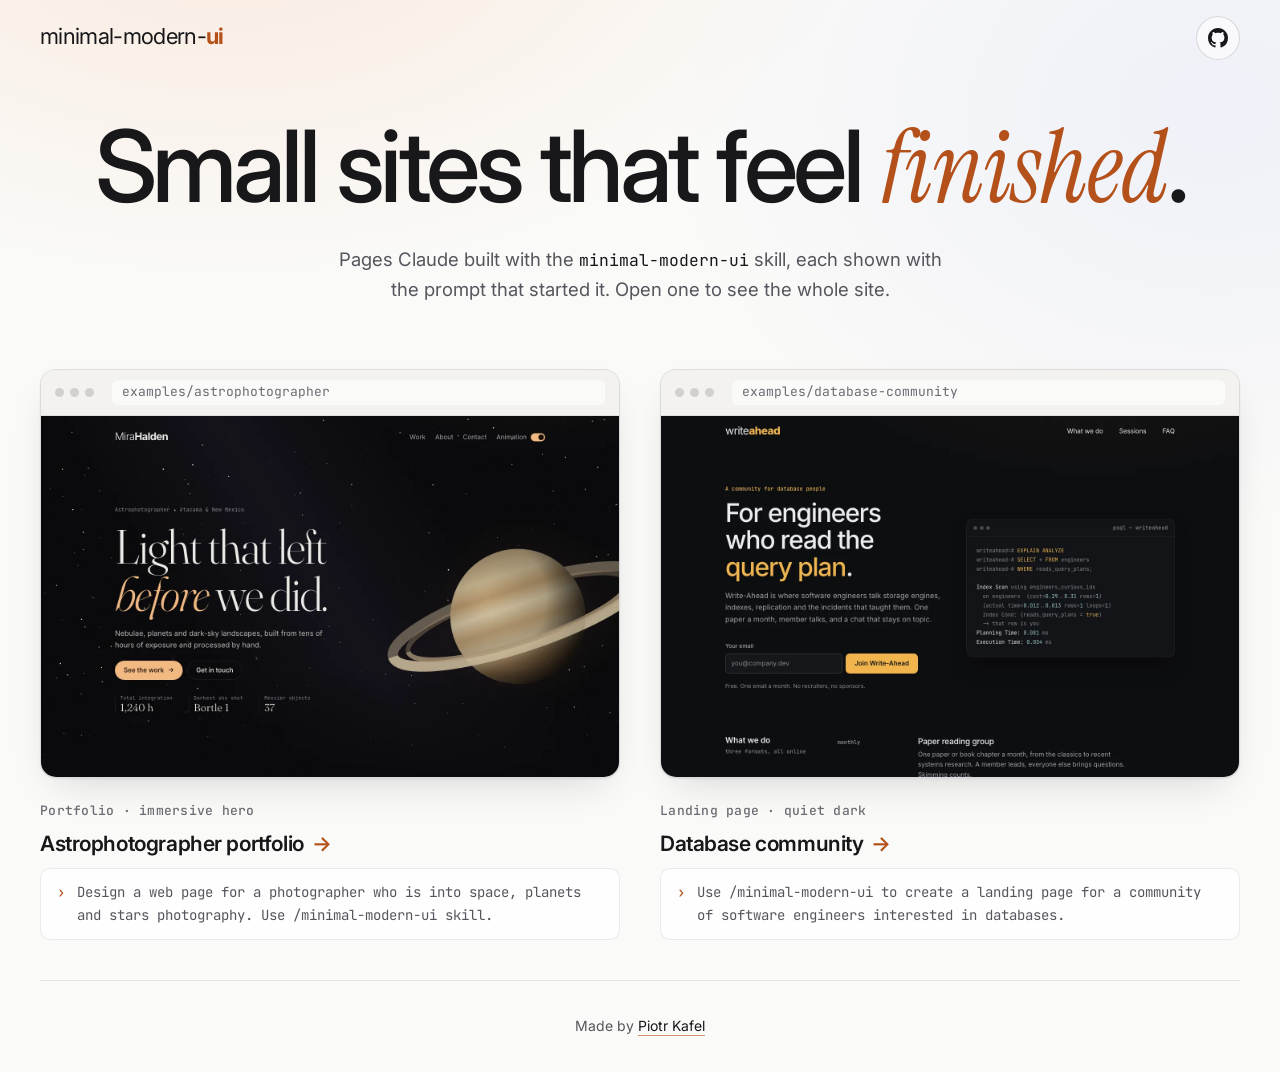
<file: index.html>
<!doctype html>
<html lang="en" class="no-js">
<head>
  <meta charset="utf-8">
  <meta name="viewport" content="width=device-width, initial-scale=1, viewport-fit=cover">
  <script>document.documentElement.classList.replace("no-js", "js");</script>
  <title>minimal-modern-ui examples: sites built by Claude</title>
  <meta name="description" content="Example sites Claude built with the minimal-modern-ui skill, each shown with the prompt that started it.">
  <link rel="canonical" href="https://pkafel.github.io/minimal-modern-ui-skill/">
  <meta name="theme-color" content="#fafaf8">
  <link rel="icon" href="favicon.svg" type="image/svg+xml">
  <meta property="og:type" content="website">
  <meta property="og:title" content="minimal-modern-ui examples">
  <meta property="og:description" content="Sites built by Claude with the minimal-modern-ui skill, with the prompts that started them.">
  <meta property="og:url" content="https://pkafel.github.io/minimal-modern-ui-skill/">
  <meta property="og:image" content="https://pkafel.github.io/minimal-modern-ui-skill/assets/og.jpg">
  <meta property="og:image:width" content="1200">
  <meta property="og:image:height" content="630">
  <meta property="og:image:alt" content="The minimal-modern-ui examples gallery">
  <meta name="twitter:card" content="summary_large_image">
  <link rel="preconnect" href="https://fonts.googleapis.com">
  <link rel="preconnect" href="https://fonts.gstatic.com" crossorigin>
  <link rel="stylesheet" href="https://fonts.googleapis.com/css2?family=Inter:wght@400;500;600;700&family=Instrument+Serif:ital@1&family=JetBrains+Mono:wght@400;500&display=swap">
  <link rel="stylesheet" href="styles/main.css">
  <script src="scripts/site.js" defer></script>
</head>
<body>
  <a class="skip" href="#main">Skip to content</a>
  <div class="frame">
    <header class="site-header">
      <a class="brand" href="./" translate="no" aria-label="minimal-modern-ui examples, home"><span class="wordmark">minimal-modern-<b>ui</b></span></a>
      <a class="icon-link" href="https://github.com/pkafel/minimal-modern-ui-skill" aria-label="minimal-modern-ui on GitHub">
        <svg viewBox="0 0 16 16" width="20" height="20" aria-hidden="true" focusable="false"><path fill="currentColor" d="M8 0c4.42 0 8 3.58 8 8a8.013 8.013 0 0 1-5.45 7.59c-.4.08-.55-.17-.55-.38 0-.27.01-1.13.01-2.2 0-.75-.25-1.23-.54-1.48 1.78-.2 3.65-.88 3.65-3.95 0-.88-.31-1.59-.82-2.15.08-.2.36-1.02-.08-2.12 0 0-.67-.22-2.2.82-.64-.18-1.32-.27-2-.27-.68 0-1.36.09-2 .27-1.53-1.03-2.2-.82-2.2-.82-.44 1.1-.16 1.92-.08 2.12-.51.56-.82 1.28-.82 2.15 0 3.06 1.86 3.75 3.64 3.95-.23.2-.44.55-.51 1.07-.46.21-1.61.55-2.33-.66-.15-.24-.6-.83-1.23-.82-.67.01-.27.38.01.53.34.19.73.9.82 1.13.16.45.68 1.31 2.69.94 0 .67.01 1.3.01 1.49 0 .21-.15.45-.55.38A7.995 7.995 0 0 1 0 8c0-4.42 3.58-8 8-8Z"/></svg>
      </a>
    </header>

    <main id="main" tabindex="-1">
      <section class="hero" aria-labelledby="hero-title">
        <h1 id="hero-title">Small sites that feel <em>finished</em>.</h1>
        <p class="lead">Pages Claude built with the <code translate="no">minimal-modern-ui</code> skill, each shown with the prompt that started it. Open one to see the whole site.</p>
      </section>

      <section id="examples" aria-label="Examples">
        <div class="gallery">
          <article class="card">
            <div class="browser">
              <div class="browser-bar" aria-hidden="true"><i></i><i></i><i></i><span class="browser-url">examples/astrophotographer</span></div>
              <div class="browser-view">
                <img src="assets/astrophotographer.webp" width="1440" height="900"
                     alt="First screen of a dark astrophotography portfolio: a large serif headline “Light that left before we did.” with “before” in amber italic, a starfield and a ringed planet cropped at the right edge.">
              </div>
            </div>
            <div class="card-body">
              <p class="card-kind">Portfolio · immersive hero</p>
              <h2><a class="card-link" href="examples/astrophotographer/">Astrophotographer portfolio <span class="arrow" aria-hidden="true">→</span></a></h2>
              <figure class="prompt">
                <figcaption class="visually-hidden">Prompt</figcaption>
                <blockquote><p>Design a web page for a photographer who is into space, planets and stars photography. Use /minimal-modern-ui skill.</p></blockquote>
              </figure>
            </div>
          </article>

          <article class="card">
            <div class="browser">
              <div class="browser-bar" aria-hidden="true"><i></i><i></i><i></i><span class="browser-url">examples/database-community</span></div>
              <div class="browser-view">
                <img src="assets/database-community.webp" width="1440" height="900"
                     alt="First screen of a dark landing page for Write-Ahead, a database community: the headline “For engineers who read the query plan.” with “query plan” in amber, an email signup and a terminal panel showing EXPLAIN ANALYZE output.">
              </div>
            </div>
            <div class="card-body">
              <p class="card-kind">Landing page · quiet dark</p>
              <h2><a class="card-link" href="examples/database-community/">Database community <span class="arrow" aria-hidden="true">→</span></a></h2>
              <figure class="prompt">
                <figcaption class="visually-hidden">Prompt</figcaption>
                <blockquote><p>Use /minimal-modern-ui to create a landing page for a community of software engineers interested in databases.</p></blockquote>
              </figure>
            </div>
          </article>
        </div>
      </section>
    </main>

    <footer class="site-footer">
      <a class="credit" href="https://x.com/PiotrKafel" rel="me">Made by <span class="credit-name">Piotr Kafel</span></a>
    </footer>
  </div>
</body>
</html>
</file>
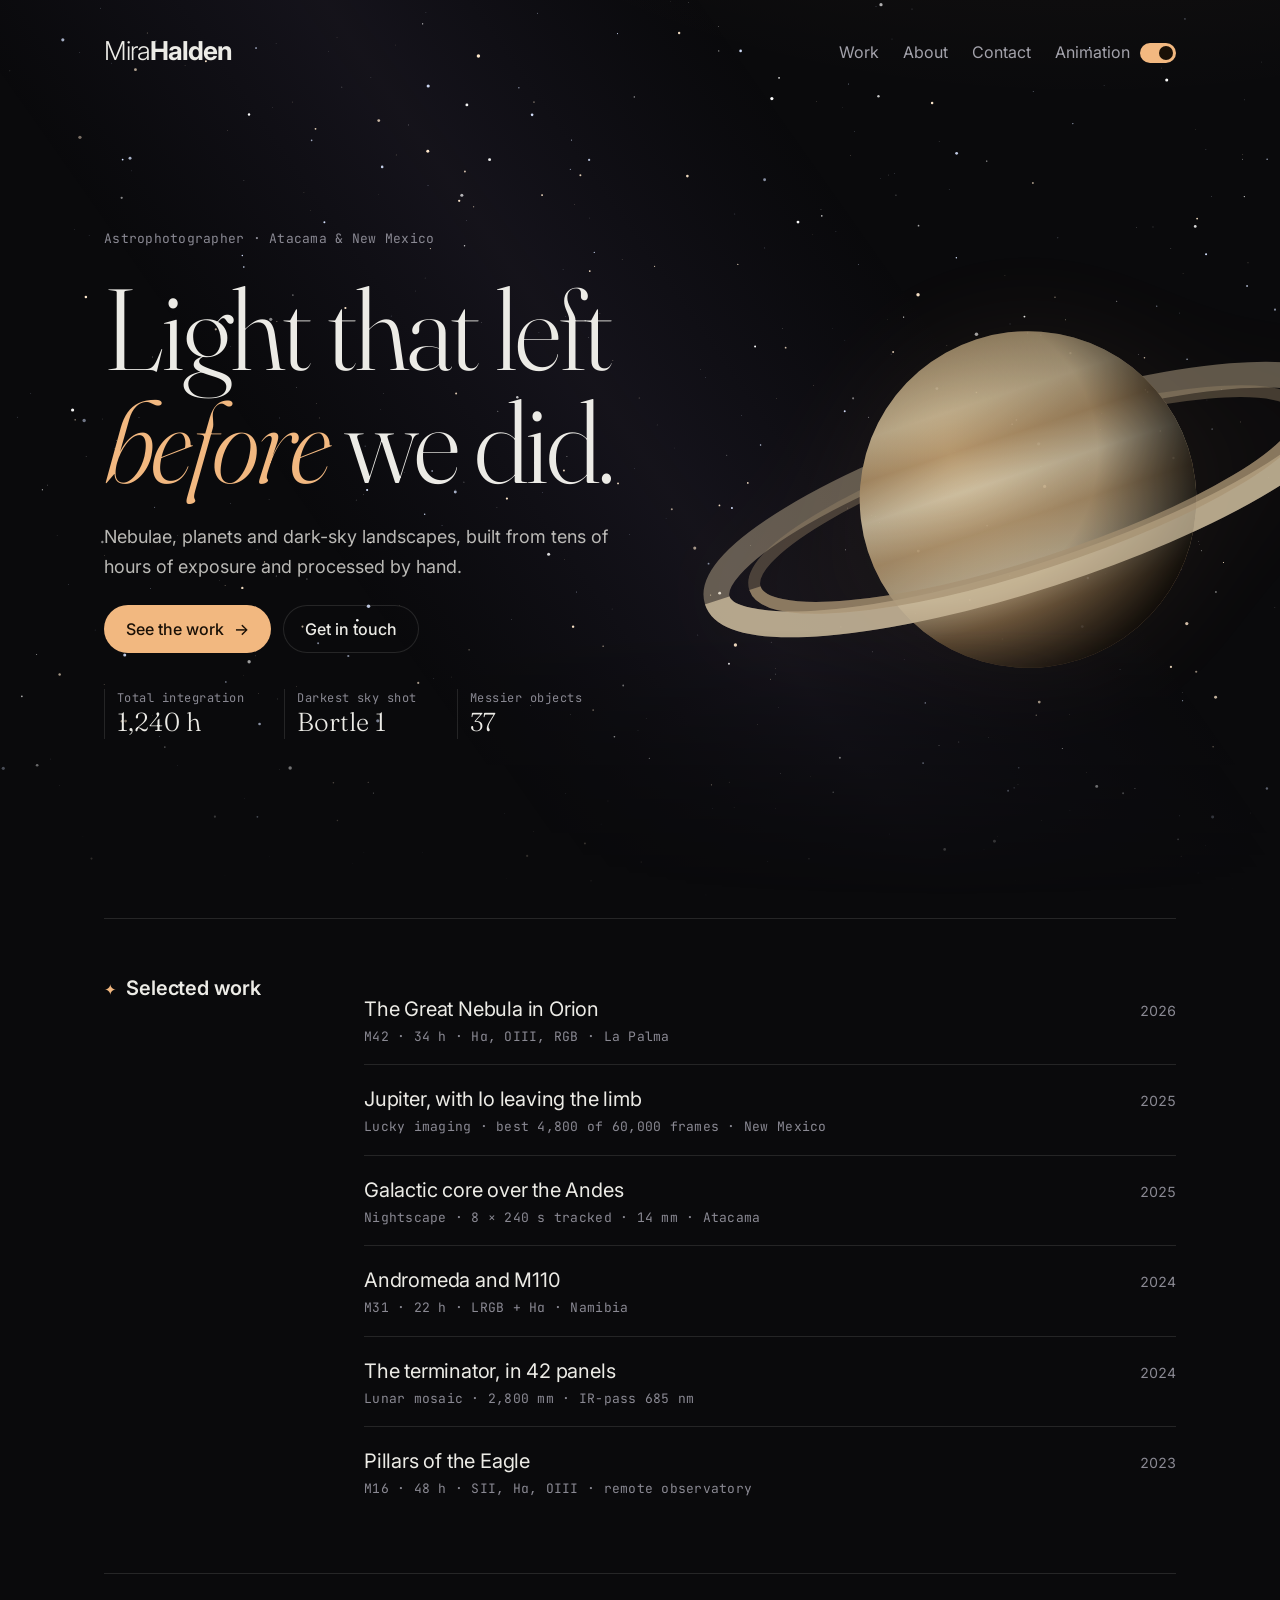
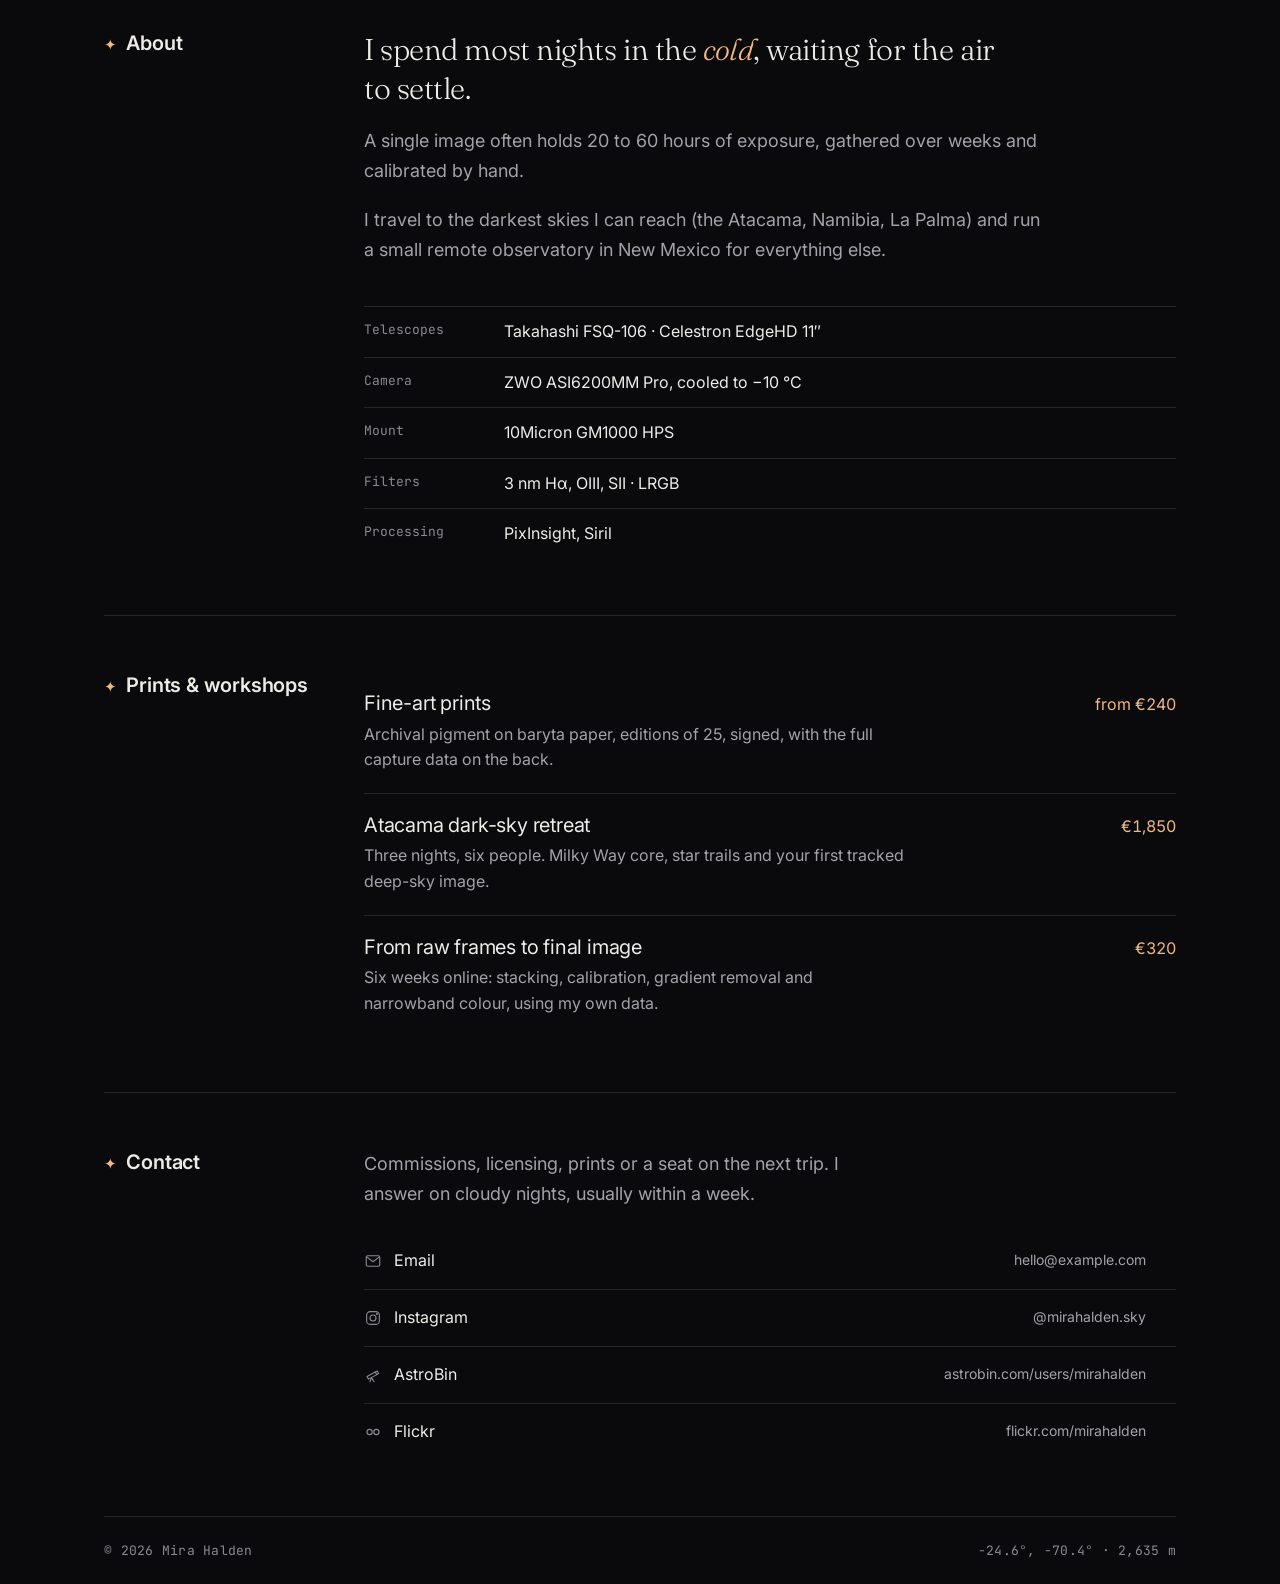
<file: examples/astrophotographer/index.html>
<!doctype html>
<html lang="en" class="no-js">
<head>
<meta charset="utf-8">
<meta name="viewport" content="width=device-width, initial-scale=1, viewport-fit=cover">
<title>Mira Halden — Astrophotography</title>
<meta name="description" content="Deep-sky, planetary and nightscape photographs by Mira Halden, made over long nights under dark skies.">
<meta name="theme-color" content="#0a0a0c">
<script>document.documentElement.classList.replace("no-js", "js");</script>
<link rel="preconnect" href="https://fonts.googleapis.com">
<link rel="preconnect" href="https://fonts.gstatic.com" crossorigin>
<link href="https://fonts.googleapis.com/css2?family=Fraunces:ital,opsz,wght@0,9..144,300;1,9..144,300&family=Inter:wght@300;400;500;600;700&family=JetBrains+Mono:wght@400&display=swap" rel="stylesheet">
<link rel="stylesheet" href="styles/main.css">
<script src="scripts/site.js" defer></script>
</head>
<body class="is-loading">
<a class="skip" href="#main">Skip to content</a>

<div class="sky" aria-hidden="true">
  <canvas class="sky-canvas"></canvas>
  <svg class="sky-planet" viewBox="0 0 800 900" width="800" height="900">
    <defs>
      <linearGradient id="bands" x1="0" y1="0" x2="0" y2="1">
        <stop offset="0" stop-color="#b8a07a"/><stop offset=".18" stop-color="#d9c49d"/>
        <stop offset=".3" stop-color="#c4a274"/><stop offset=".42" stop-color="#ead8b4"/>
        <stop offset=".55" stop-color="#cfae80"/><stop offset=".68" stop-color="#e6d2ad"/>
        <stop offset=".82" stop-color="#b58f62"/><stop offset="1" stop-color="#8f6e4c"/>
      </linearGradient>
      <radialGradient id="shade" cx="32%" cy="30%" r="80%">
        <stop offset="0" stop-color="#000" stop-opacity="0"/><stop offset=".55" stop-color="#000" stop-opacity=".2"/>
        <stop offset="1" stop-color="#000" stop-opacity=".95"/>
      </radialGradient>
      <clipPath id="front"><rect x="0" y="450" width="800" height="450"/></clipPath>
    </defs>
    <g transform="rotate(-18 400 450)">
      <ellipse cx="400" cy="450" rx="330" ry="78" fill="none" stroke="#d8c3a0" stroke-opacity=".45" stroke-width="26"/>
      <ellipse cx="400" cy="450" rx="290" ry="66" fill="none" stroke="#a89272" stroke-opacity=".4" stroke-width="12"/>
      <circle cx="400" cy="450" r="170" fill="url(#bands)"/>
      <circle cx="400" cy="450" r="170" fill="url(#shade)"/>
      <g clip-path="url(#front)">
        <ellipse cx="400" cy="450" rx="330" ry="78" fill="none" stroke="#e2cfac" stroke-opacity=".75" stroke-width="26"/>
        <ellipse cx="400" cy="450" rx="290" ry="66" fill="none" stroke="#b49d7b" stroke-opacity=".7" stroke-width="12"/>
      </g>
    </g>
  </svg>
</div>

<div class="frame">
  <header class="site-header">
    <a class="brand" href="#top" translate="no" aria-label="Mira Halden, home"><span class="wordmark">Mira<b>Halden</b></span></a>
    <nav class="site-nav" aria-label="Main">
      <a href="#work">Work</a>
      <a href="#about">About</a>
      <a href="#contact">Contact</a>
      <button class="sky-toggle" type="button" role="switch" aria-checked="true" hidden>
        <span class="sky-toggle-label">Animation</span>
        <span class="switch" aria-hidden="true"><span class="switch-thumb"></span></span>
      </button>
    </nav>
  </header>

  <main id="main" class="site-main" tabindex="-1">

    <!-- Hero -->
    <section class="hero" id="top">
      <div class="hero-copy stack" style="--stack-gap: var(--space-5)">
        <p class="meta" data-reveal data-i="0">Astrophotographer · Atacama &amp; New Mexico</p>
        <h1 class="hero-title" data-reveal data-i="0">Light that left <em>before</em> we did.</h1>
        <p class="lead" data-reveal data-i="1">Nebulae, planets and dark-sky landscapes, built from tens of hours of exposure and processed by hand.</p>
        <div class="actions" data-reveal data-i="2" data-delay="150">
          <a class="btn" href="#work">See the work <span class="arrow" aria-hidden="true">→</span></a>
          <a class="btn btn--outline" href="#contact">Get in touch</a>
        </div>
        <dl class="hero-stats" data-reveal data-i="2" data-delay="300" data-stagger="110">
          <div><dt>Total integration</dt><dd class="num">1,240&nbsp;h</dd></div>
          <div><dt>Darkest sky shot</dt><dd>Bortle&nbsp;1</dd></div>
          <div><dt>Messier objects</dt><dd class="num">37</dd></div>
        </dl>
      </div>
    </section>

    <!-- Work -->
    <section class="section rail" id="work">
      <h2>Selected work</h2>
      <ul class="work-list" data-reveal data-i="1" data-stagger="110">
        <li>
          <span class="title">The Great Nebula in Orion</span>
          <time datetime="2026">2026</time>
          <span class="meta">M42 · 34&nbsp;h · Hα, OIII, RGB · La Palma</span>
        </li>
        <li>
          <span class="title">Jupiter, with Io leaving the limb</span>
          <time datetime="2025">2025</time>
          <span class="meta">Lucky imaging · best 4,800 of 60,000 frames · New Mexico</span>
        </li>
        <li>
          <span class="title">Galactic core over the Andes</span>
          <time datetime="2025">2025</time>
          <span class="meta">Nightscape · 8 × 240&nbsp;s tracked · 14&nbsp;mm · Atacama</span>
        </li>
        <li>
          <span class="title">Andromeda and M110</span>
          <time datetime="2024">2024</time>
          <span class="meta">M31 · 22&nbsp;h · LRGB + Hα · Namibia</span>
        </li>
        <li>
          <span class="title">The terminator, in 42 panels</span>
          <time datetime="2024">2024</time>
          <span class="meta">Lunar mosaic · 2,800&nbsp;mm · IR-pass 685&nbsp;nm</span>
        </li>
        <li>
          <span class="title">Pillars of the Eagle</span>
          <time datetime="2023">2023</time>
          <span class="meta">M16 · 48&nbsp;h · SII, Hα, OIII · remote observatory</span>
        </li>
      </ul>
    </section>

    <!-- About -->
    <section class="section rail" id="about">
      <h2>About</h2>
      <div class="stack" style="--stack-gap: var(--space-6)">
        <div class="prose">
          <p class="pull">I spend most nights in the <em>cold</em>, waiting for the air to settle.</p>
          <p>A single image often holds 20 to 60 hours of exposure, gathered over weeks and calibrated by hand.</p>
          <p>I travel to the darkest skies I can reach (the Atacama, Namibia, La Palma) and run a small remote observatory in New Mexico for everything else.</p>
        </div>
        <dl class="spec" aria-label="Equipment">
          <dt>Telescopes</dt><dd>Takahashi FSQ-106 · Celestron EdgeHD&nbsp;11″</dd>
          <dt>Camera</dt><dd>ZWO ASI6200MM Pro, cooled to −10&nbsp;°C</dd>
          <dt>Mount</dt><dd>10Micron GM1000 HPS</dd>
          <dt>Filters</dt><dd>3&nbsp;nm Hα, OIII, SII · LRGB</dd>
          <dt>Processing</dt><dd>PixInsight, Siril</dd>
        </dl>
      </div>
    </section>

    <!-- Prints & workshops -->
    <section class="section rail" id="prints">
      <h2>Prints &amp; workshops</h2>
      <ul class="offers" data-reveal data-i="1" data-stagger="110">
        <li>
          <h3>Fine-art prints</h3>
          <span class="price">from €240</span>
          <p>Archival pigment on baryta paper, editions of 25, signed, with the full capture data on the back.</p>
        </li>
        <li>
          <h3>Atacama dark-sky retreat</h3>
          <span class="price">€1,850</span>
          <p>Three nights, six people. Milky Way core, star trails and your first tracked deep-sky image.</p>
        </li>
        <li>
          <h3>From raw frames to final image</h3>
          <span class="price">€320</span>
          <p>Six weeks online: stacking, calibration, gradient removal and narrowband colour, using my own data.</p>
        </li>
      </ul>
    </section>

    <!-- Contact -->
    <section class="section rail" id="contact">
      <h2>Contact</h2>
      <div class="stack" style="--stack-gap: var(--space-5)">
        <p class="lead">Commissions, licensing, prints or a seat on the next trip. I answer on cloudy nights, usually within a week.</p>
        <ul class="channels" data-reveal data-i="1" data-stagger="90">
          <li><a class="channel" href="mailto:hello@example.com">
            <span class="channel-icon"><svg viewBox="0 0 24 24" aria-hidden="true"><rect x="3" y="5" width="18" height="14" rx="2"/><path d="m3.5 6.5 8.5 6.5 8.5-6.5"/></svg></span>
            <span class="channel-text"><span class="channel-label">Email</span><span class="channel-value">hello@example.com</span></span>
            <svg class="channel-arrow" viewBox="0 0 24 24" aria-hidden="true"><path d="M7 17 17 7M9 7h8v8"/></svg>
          </a></li>
          <li><a class="channel" href="#">
            <span class="channel-icon"><svg viewBox="0 0 24 24" aria-hidden="true"><rect x="3.5" y="3.5" width="17" height="17" rx="5"/><circle cx="12" cy="12" r="4"/><circle cx="17.2" cy="6.8" r=".6" fill="currentColor"/></svg></span>
            <span class="channel-text"><span class="channel-label">Instagram</span><span class="channel-value">@mirahalden.sky</span></span>
            <svg class="channel-arrow" viewBox="0 0 24 24" aria-hidden="true"><path d="M7 17 17 7M9 7h8v8"/></svg>
          </a></li>
          <li><a class="channel" href="#">
            <span class="channel-icon"><svg viewBox="0 0 24 24" aria-hidden="true"><path d="m4 14 11-6 2 3.5-11 6z"/><path d="m15 8 2.5-1.4 2 3.5L17 11.5"/><path d="M10 15.5 8 21M10 15.5l3.5 5.5"/></svg></span>
            <span class="channel-text"><span class="channel-label">AstroBin</span><span class="channel-value">astrobin.com/users/mirahalden</span></span>
            <svg class="channel-arrow" viewBox="0 0 24 24" aria-hidden="true"><path d="M7 17 17 7M9 7h8v8"/></svg>
          </a></li>
          <li><a class="channel" href="#">
            <span class="channel-icon"><svg viewBox="0 0 24 24" aria-hidden="true"><circle cx="7.5" cy="12" r="3.5"/><circle cx="16.5" cy="12" r="3.5"/></svg></span>
            <span class="channel-text"><span class="channel-label">Flickr</span><span class="channel-value">flickr.com/mirahalden</span></span>
            <svg class="channel-arrow" viewBox="0 0 24 24" aria-hidden="true"><path d="M7 17 17 7M9 7h8v8"/></svg>
          </a></li>
        </ul>
      </div>
    </section>
  </main>

  <footer class="site-footer">
    <span class="meta">© 2026 Mira Halden</span>
    <span class="meta">−24.6°, −70.4° · 2,635&nbsp;m</span>
  </footer>
</div>
</body>
</html>
</file>
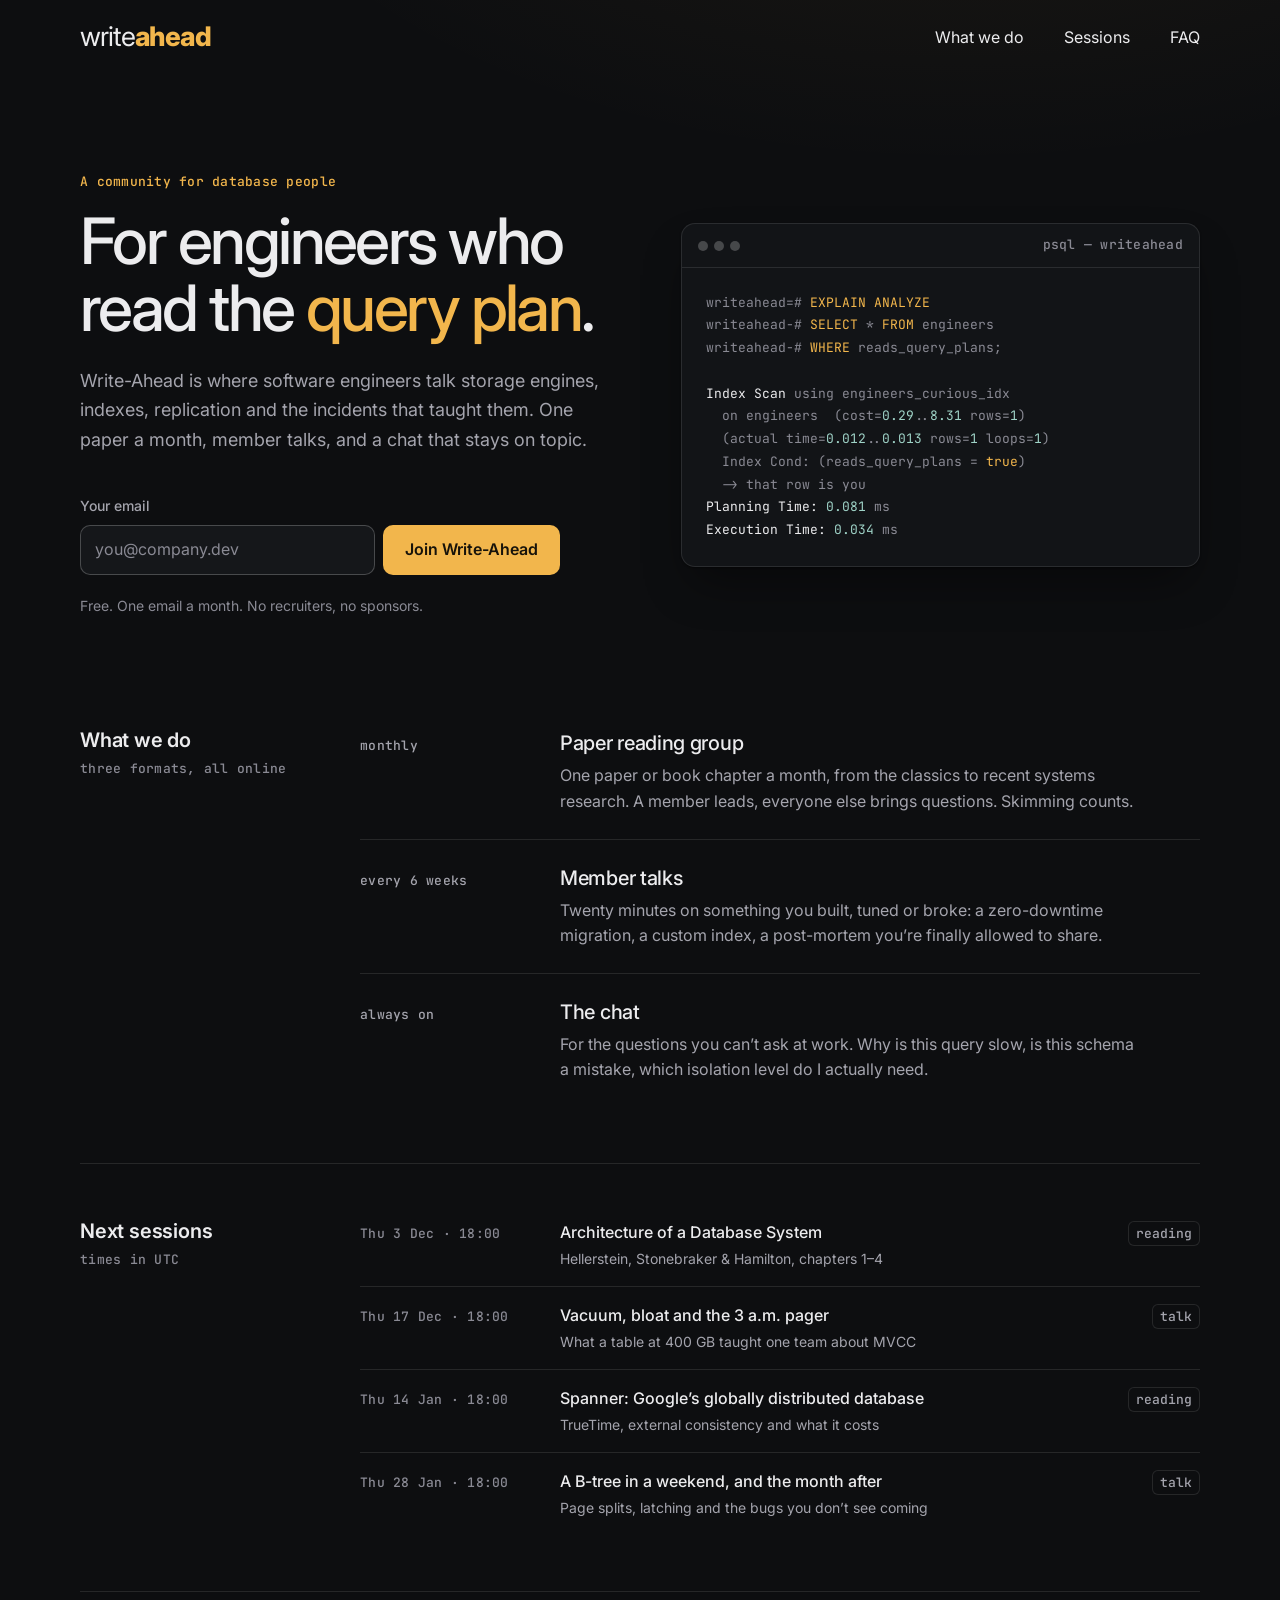
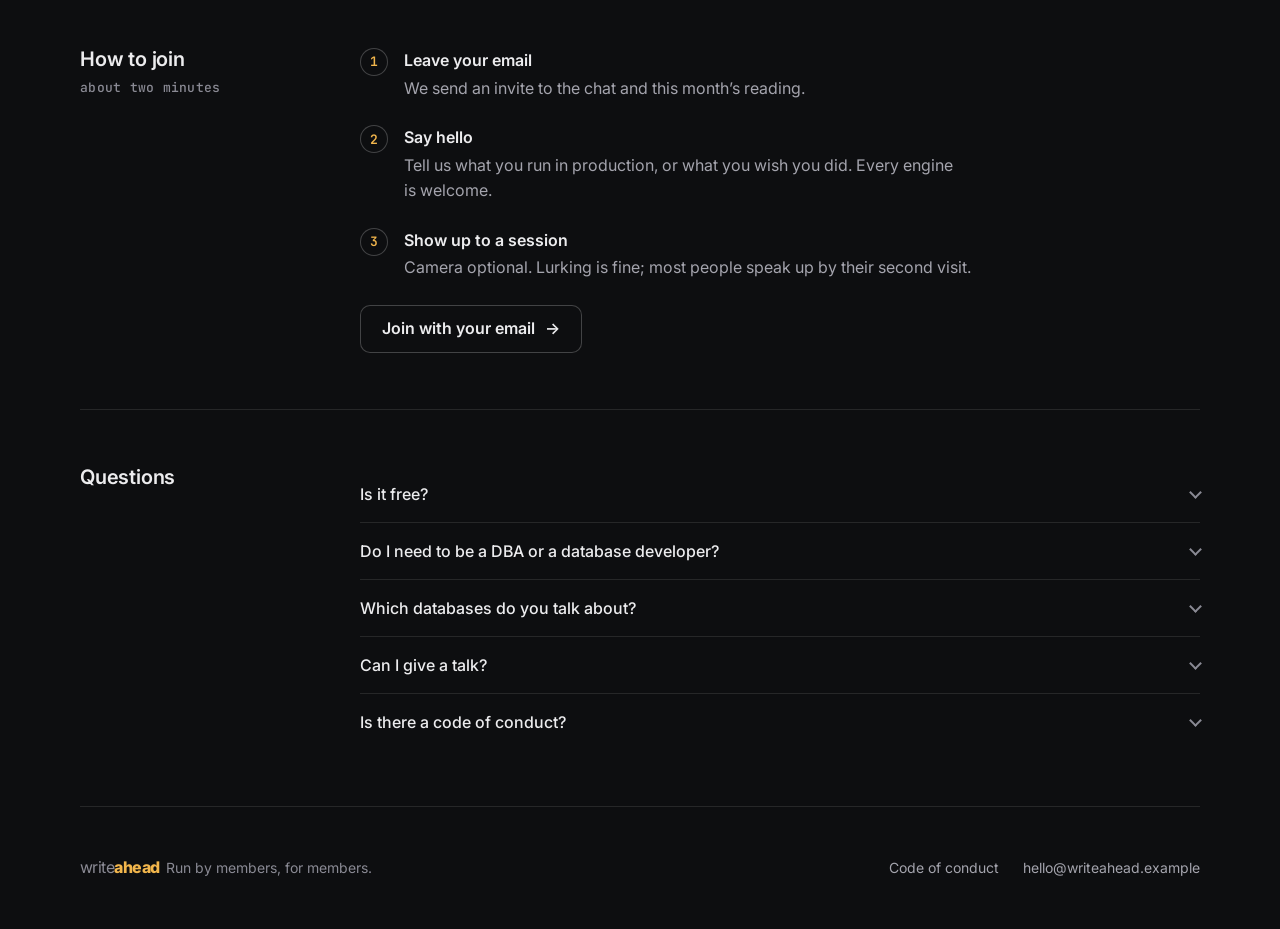
<file: examples/database-community/index.html>
<!doctype html>
<html lang="en" class="no-js">
<head>
  <meta charset="utf-8">
  <meta name="viewport" content="width=device-width, initial-scale=1, viewport-fit=cover">
  <script>document.documentElement.classList.replace("no-js", "js");</script>
  <title>Write-Ahead — a community for engineers who love databases</title>
  <meta name="description" content="A community of software engineers who care about databases: a monthly paper reading group, member talks and a chat that stays on topic. Free to join.">
  <meta name="theme-color" content="#0d0e10">
  <link rel="icon" href="favicon.svg" type="image/svg+xml">
  <!-- TODO: set the final domain -->
  <link rel="canonical" href="https://writeahead.example/">
  <meta property="og:type" content="website">
  <meta property="og:title" content="Write-Ahead">
  <meta property="og:description" content="A community for engineers who read the query plan. Monthly papers, member talks, a chat that stays on topic.">
  <meta property="og:url" content="https://writeahead.example/">
  <meta name="twitter:card" content="summary">
  <link rel="preconnect" href="https://fonts.googleapis.com">
  <link rel="preconnect" href="https://fonts.gstatic.com" crossorigin>
  <link rel="stylesheet" href="https://fonts.googleapis.com/css2?family=Inter:wght@400;500;600;800&family=JetBrains+Mono:wght@400;500;600&display=swap">
  <link rel="stylesheet" href="styles/main.css">
  <link rel="stylesheet" href="styles/pages/landing.css">
  <script type="application/ld+json">
  {"@context":"https://schema.org","@type":"Organization","name":"Write-Ahead","url":"https://writeahead.example/",
   "description":"A community of software engineers interested in databases."}
  </script>
  <script src="scripts/site.js" defer></script>
</head>
<body class="is-loading">
  <a class="skip" href="#main">Skip to content</a>
  <div class="frame">
    <header class="site-header">
      <a class="brand" href="./" translate="no" aria-label="Write-Ahead, home"><span class="wordmark">write<b>ahead</b></span></a>
      <nav class="site-nav" aria-label="Main">
        <a href="#what">What we do</a>
        <a href="#sessions">Sessions</a>
        <a class="nav-optional" href="#faq">FAQ</a>
      </nav>
    </header>

    <main id="main" class="site-main" tabindex="-1">
      <section class="hero split" aria-labelledby="hero-title">
        <div>
          <p class="meta meta--accent">A community for database people</p>
          <h1 id="hero-title">For engineers who read the <span class="accent">query plan</span>.</h1>
          <p class="lead">Write-Ahead is where software engineers talk storage engines, indexes, replication and the incidents that taught them. One paper a month, member talks, and a chat that stays on topic.</p>

          <form class="signup" action="#" method="post" data-endpoint="">
            <div class="field">
              <label for="email">Your email</label>
              <div class="signup-row">
                <input class="input" id="email" name="email" type="email" autocomplete="email" spellcheck="false"
                       placeholder="you@company.dev" required aria-describedby="email-msg email-fine">
                <button class="btn" type="submit"><span class="spinner" aria-hidden="true"></span><span>Join Write-Ahead</span></button>
              </div>
              <p class="msg" id="email-msg" aria-live="polite"></p>
            </div>
            <p class="fine" id="email-fine">Free. One email a month. No recruiters, no sponsors.</p>
          </form>
        </div>

        <figure class="hero-visual" data-reveal data-delay="150">
          <div class="terminal">
            <div class="terminal-bar" aria-hidden="true"><i></i><i></i><i></i><span class="meta">psql — writeahead</span></div>
<pre aria-label="An example query plan: an index scan finds you among the members who read query plans."><span class="prompt">writeahead=# </span><span class="k">EXPLAIN ANALYZE</span>
<span class="prompt">writeahead-# </span><span class="k">SELECT</span> * <span class="k">FROM</span> engineers
<span class="prompt">writeahead-# </span><span class="k">WHERE</span> reads_query_plans;

<span class="n">Index Scan</span> using engineers_curious_idx
  on engineers  (cost=<span class="d">0.29</span>..<span class="d">8.31</span> rows=<span class="d">1</span>)
  (actual time=<span class="d">0.012</span>..<span class="d">0.013</span> rows=<span class="d">1</span> loops=<span class="d">1</span>)
  Index Cond: (reads_query_plans = <span class="k">true</span>)
  -&gt; that row is you
<span class="n">Planning Time:</span> <span class="d">0.081</span> ms
<span class="n">Execution Time:</span> <span class="d">0.034</span> ms</pre>
          </div>
        </figure>
      </section>

      <section class="section aside-split" id="what" aria-labelledby="what-title">
        <div class="section-head">
          <h2 id="what-title">What we do</h2>
          <p class="meta">three formats, all online</p>
        </div>
        <ul class="rows" data-reveal>
          <li><div class="row">
            <p class="meta meta--accent">monthly</p>
            <div>
              <h3>Paper reading group</h3>
              <p>One paper or book chapter a month, from the classics to recent systems research. A member leads, everyone else brings questions. Skimming counts.</p>
            </div>
          </div></li>
          <li><div class="row">
            <p class="meta meta--accent">every 6 weeks</p>
            <div>
              <h3>Member talks</h3>
              <p>Twenty minutes on something you built, tuned or broke: a zero-downtime migration, a custom index, a post-mortem you’re finally allowed to share.</p>
            </div>
          </div></li>
          <li><div class="row">
            <p class="meta meta--accent">always on</p>
            <div>
              <h3>The chat</h3>
              <p>For the questions you can’t ask at work. Why is this query slow, is this schema a mistake, which isolation level do I actually need.</p>
            </div>
          </div></li>
        </ul>
      </section>

      <section class="section aside-split" id="sessions" aria-labelledby="sessions-title">
        <div class="section-head">
          <h2 id="sessions-title">Next sessions</h2>
          <p class="meta">times in UTC</p>
        </div>
        <ul class="rows" data-reveal>
          <li><div class="schedule-row">
            <time class="meta" datetime="2026-12-03T18:00Z">Thu 3 Dec · 18:00</time>
            <p class="title">Architecture of a Database System<small>Hellerstein, Stonebraker &amp; Hamilton, chapters 1–4</small></p>
            <span class="tag">reading</span>
          </div></li>
          <li><div class="schedule-row">
            <time class="meta" datetime="2026-12-17T18:00Z">Thu 17 Dec · 18:00</time>
            <p class="title">Vacuum, bloat and the 3&nbsp;a.m. pager<small>What a table at 400&nbsp;GB taught one team about MVCC</small></p>
            <span class="tag">talk</span>
          </div></li>
          <li><div class="schedule-row">
            <time class="meta" datetime="2027-01-14T18:00Z">Thu 14 Jan · 18:00</time>
            <p class="title">Spanner: Google’s globally distributed database<small>TrueTime, external consistency and what it costs</small></p>
            <span class="tag">reading</span>
          </div></li>
          <li><div class="schedule-row">
            <time class="meta" datetime="2027-01-28T18:00Z">Thu 28 Jan · 18:00</time>
            <p class="title">A B-tree in a weekend, and the month after<small>Page splits, latching and the bugs you don’t see coming</small></p>
            <span class="tag">talk</span>
          </div></li>
        </ul>
      </section>

      <section class="section aside-split" id="how" aria-labelledby="how-title">
        <div class="section-head">
          <h2 id="how-title">How to join</h2>
          <p class="meta">about two minutes</p>
        </div>
        <div>
          <ol class="steps" data-reveal>
            <li><b>Leave your email</b>We send an invite to the chat and this month’s reading.</li>
            <li><b>Say hello</b>Tell us what you run in production, or what you wish you did. Every engine is welcome.</li>
            <li><b>Show up to a session</b>Camera optional. Lurking is fine; most people speak up by their second visit.</li>
          </ol>
          <p class="closing-note"><a class="btn btn--outline" href="#email">Join with your email <span class="arrow" aria-hidden="true">→</span></a></p>
        </div>
      </section>

      <section class="section aside-split" id="faq" aria-labelledby="faq-title">
        <div class="section-head">
          <h2 id="faq-title">Questions</h2>
        </div>
        <div>
          <div class="faq">
            <h3><button type="button" class="disclosure" aria-expanded="false" aria-controls="q1">Is it free?</button></h3>
            <div class="reveal-box" id="q1"><div class="reveal-inner"><p>Yes. It’s run by volunteers, and there are no paid tiers, sponsors or job ads.</p></div></div>
          </div>
          <div class="faq">
            <h3><button type="button" class="disclosure" aria-expanded="false" aria-controls="q2">Do I need to be a DBA or a database developer?</button></h3>
            <div class="reveal-box" id="q2"><div class="reveal-inner"><p>No. Most members are application or infrastructure engineers who got curious after one slow query too many. If you’ve ever stared at a lock wait, you belong here.</p></div></div>
          </div>
          <div class="faq">
            <h3><button type="button" class="disclosure" aria-expanded="false" aria-controls="q3">Which databases do you talk about?</button></h3>
            <div class="reveal-box" id="q3"><div class="reveal-inner"><p>All of them: relational, key-value, document, columnar, embedded, distributed. Ideas travel between engines, which is half the fun.</p></div></div>
          </div>
          <div class="faq">
            <h3><button type="button" class="disclosure" aria-expanded="false" aria-controls="q4">Can I give a talk?</button></h3>
            <div class="reveal-box" id="q4"><div class="reveal-inner"><p>Please do. Pitch it in the chat in a couple of sentences. First-time speakers get a dry run with a member beforehand.</p></div></div>
          </div>
          <div class="faq">
            <h3><button type="button" class="disclosure" aria-expanded="false" aria-controls="q5">Is there a code of conduct?</button></h3>
            <div class="reveal-box" id="q5"><div class="reveal-inner"><p>Yes. Be kind, assume good faith, and no vendor pitches. The <a href="#">full code of conduct</a> explains how we handle reports.</p></div></div>
          </div>
        </div>
      </section>
    </main>

    <footer class="site-footer">
      <span><span class="wordmark wordmark--small" translate="no">write<b>ahead</b></span>&ensp;Run by members, for members.</span>
      <nav class="footer-links" aria-label="Footer">
        <a href="#">Code of conduct</a>
        <a href="mailto:hello@writeahead.example">hello@writeahead.example</a>
      </nav>
    </footer>
  </div>
</body>
</html>
</file>
<file: styles/main.css>
/* Later layers win regardless of selector specificity. */
@layer tokens, base, layout, components;
@import url("tokens.css") layer(tokens);
@import url("base.css") layer(base);
@import url("layout.css") layer(layout);
@import url("components.css") layer(components);
</file>
<file: examples/astrophotographer/styles/main.css>
/* The only stylesheet pages link. Later layers win regardless of selector specificity. */
@layer tokens, base, layout, components, pages;
@import url("tokens.css") layer(tokens);
@import url("base.css") layer(base);
@import url("layout.css") layer(layout);
@import url("components.css") layer(components);
</file>
<file: examples/database-community/styles/main.css>
/* The only stylesheet pages link. Later layers win regardless of selector specificity. */
@layer tokens, base, layout, components, pages;
@import url("tokens.css") layer(tokens);
@import url("base.css") layer(base);
@import url("layout.css") layer(layout);
@import url("components.css") layer(components);
</file>
<file: examples/database-community/styles/pages/landing.css>
/* Arrangement only. */
.hero { padding-block: var(--space-8) var(--space-7); }
.hero h1 { max-width: 13ch; }
.hero .lead { margin-top: var(--space-5); }
.hero .signup { margin-top: var(--space-6); }
.hero-visual { min-width: 0; }
.section-head .meta { margin-top: var(--space-2); }
.closing-note { margin-top: var(--space-5); color: var(--muted); }
@media (max-width: 860px) { .hero { padding-block: var(--space-6) var(--space-6); } }
.notfound { padding-block: var(--space-8); }
.notfound .lead { margin-block: var(--space-4) var(--space-6); }
.hero h1 { margin-top: var(--space-4); }
.hero-visual { margin: 0; }
</file>
